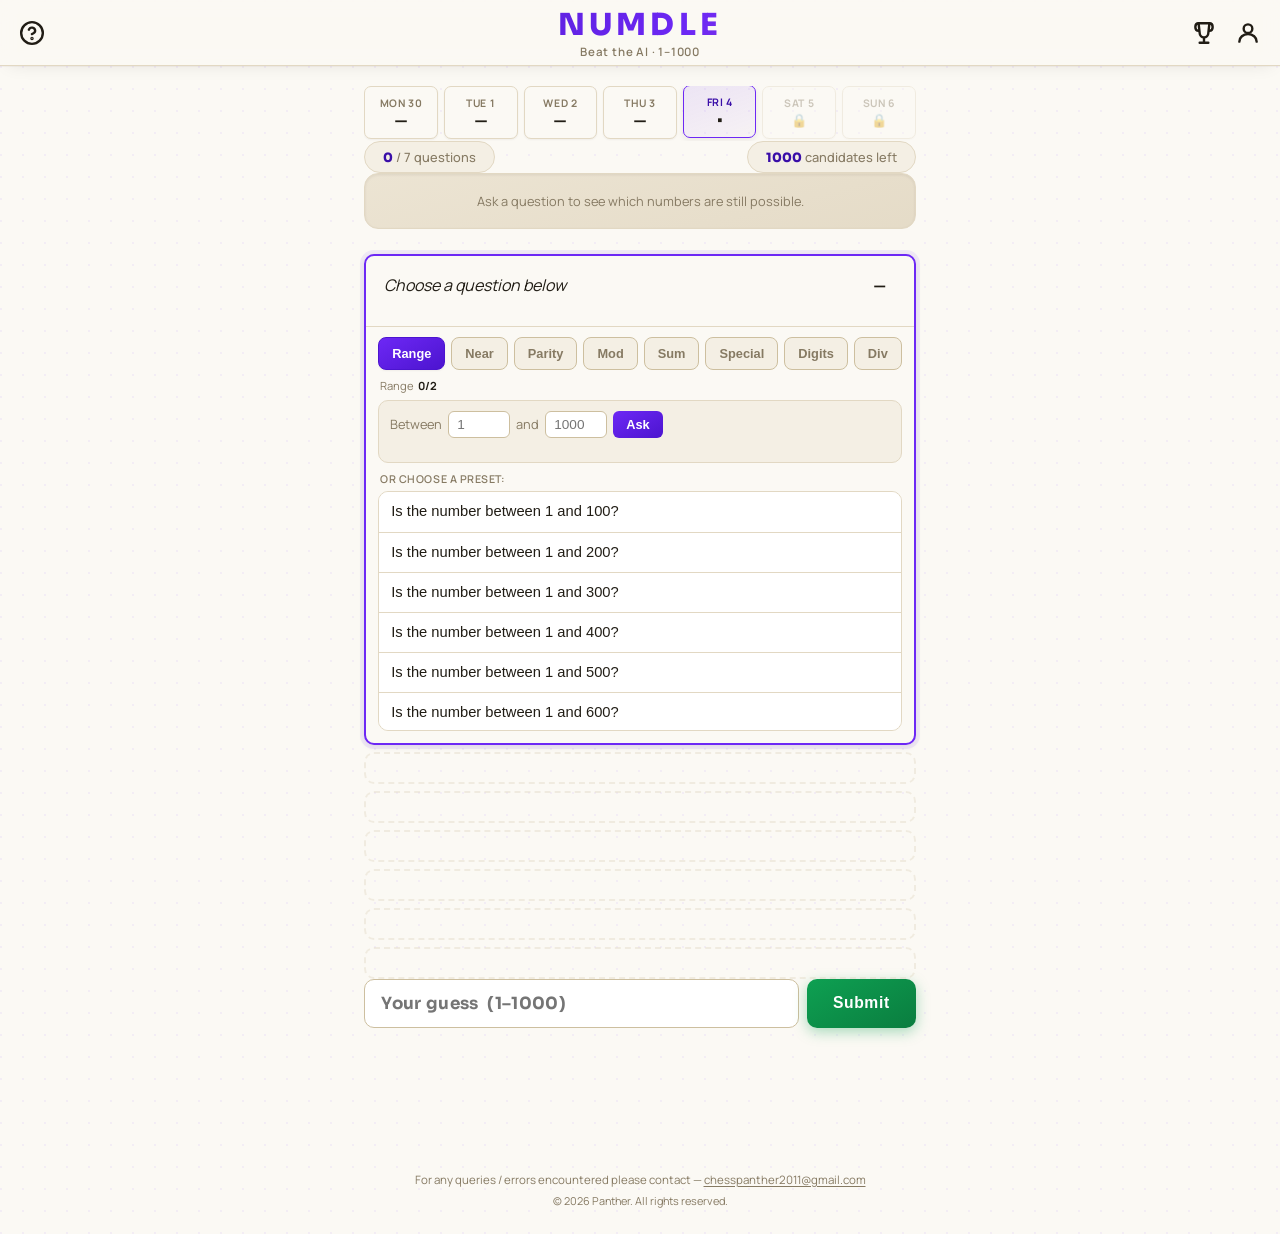
<file: public/index.html>
<!DOCTYPE html>
<html lang="en">
<head>
  <meta charset="UTF-8">
  <meta name="viewport" content="width=device-width, initial-scale=1.0">
  <title>Numdle</title>
  <link rel="preconnect" href="https://fonts.googleapis.com">
  <link rel="preconnect" href="https://fonts.gstatic.com" crossorigin>
  <link href="https://fonts.googleapis.com/css2?family=Sora:wght@700;800;900&family=Manrope:wght@400;500;600;700;800&display=swap" rel="stylesheet">
  <link rel="stylesheet" href="style.css">
  <script async src="https://pagead2.googlesyndication.com/pagead/js/adsbygoogle.js?client=ca-pub-8008891990486334" crossorigin="anonymous"></script>
</head>
<body>

<!-- ── Left sidebar ad (desktop only, initialized after load) ── -->
<div class="sidebar-ad" id="sidebar-ad">
  <ins class="adsbygoogle"
       style="display:inline-block;width:160px;height:600px"
       data-ad-client="ca-pub-8008891990486334"
       data-ad-slot="5535826885"></ins>
</div>

<!-- ── Header ── -->
<header class="hdr">
  <div class="hdr-side hdr-left">
    <button class="icon-btn" id="help-btn" title="How to play">
      <svg viewBox="0 0 24 24" fill="none" stroke="currentColor" stroke-width="2.2" stroke-linecap="round">
        <circle cx="12" cy="12" r="10"/><path d="M9.1 9a3 3 0 0 1 5.82 1c0 2-3 3-3 3"/>
        <circle cx="12" cy="17" r=".5" fill="currentColor"/>
      </svg>
    </button>
  </div>
  <div class="hdr-center">
    <h1>NUMDLE</h1>
    <p class="hdr-sub">Beat the AI · 1–1000</p>
  </div>
  <div class="hdr-side hdr-right">
    <button class="icon-btn" id="leaderboard-btn" title="Leaderboard">
      <svg viewBox="0 0 24 24" fill="none" stroke="currentColor" stroke-width="2.2" stroke-linecap="round" stroke-linejoin="round">
        <path d="M8 21h8M12 17v4"/>
        <path d="M17 3H7l1 9a4 4 0 0 0 8 0l1-9z"/>
        <path d="M17 3c1.5 0 3 .8 3 3.5S18.5 10 17 10"/>
        <path d="M7 3C5.5 3 4 3.8 4 6.5S5.5 10 7 10"/>
      </svg>
    </button>
    <button class="icon-btn" id="account-btn" title="Account">
      <svg viewBox="0 0 24 24" fill="none" stroke="currentColor" stroke-width="2.2" stroke-linecap="round">
        <circle cx="12" cy="8" r="4"/><path d="M4 20c0-4 3.6-7 8-7s8 3 8 7"/>
      </svg>
    </button>
  </div>
</header>

<!-- ── Toasts ── -->
<div id="toast-rack"></div>

<!-- ── Full-screen Leaderboard Page ── -->
<div id="lb-page" style="display:none" aria-label="Leaderboard">
  <div class="lb-page-hdr">
    <button class="lb-back-btn" id="lb-back-btn">
      <svg viewBox="0 0 24 24" fill="none" stroke="currentColor" stroke-width="2.5" stroke-linecap="round" width="18" height="18">
        <path d="M15 18l-6-6 6-6"/>
      </svg>
      Back
    </button>
    <h2>Leaderboard</h2>
  </div>

  <!-- Personal rank card -->
  <div id="lb-my-card" class="lb-my-card" style="display:none">
    <div class="lb-my-top">
      <div class="lb-my-rank">#<span id="my-rank">—</span></div>
      <div>
        <div class="lb-my-name" id="my-display-name">—</div>
        <div class="lb-my-streak" id="my-streak-label"></div>
      </div>
    </div>
    <div class="lb-my-stats">
      <div class="lb-my-stat">
        <span class="lb-my-val" id="my-wins">—</span>
        <small>Wins</small>
      </div>
      <div class="lb-my-stat">
        <span class="lb-my-val" id="my-avg-off">—</span>
        <small>Avg Off by</small>
      </div>
      <div class="lb-my-stat">
        <span class="lb-my-val" id="my-streak">—</span>
        <small>Streak 🔥</small>
      </div>
      <div class="lb-my-stat">
        <span class="lb-my-val" id="my-games">—</span>
        <small>Games</small>
      </div>
    </div>
  </div>

  <!-- Signup card (not logged in) -->
  <div id="lb-signup-card" class="lb-signup-card" style="display:none">
    <p>Sign up to track your rank and win rate</p>
    <button class="btn-signup" id="lb-page-signup-btn">Create Free Account</button>
  </div>

  <!-- This week section -->
  <div class="lb-section">
    <div class="lb-section-hdr">This Week</div>
    <div id="lb-week-grid" class="lb-week-grid"><!-- filled by JS --></div>
  </div>

  <!-- All-time rankings -->
  <div class="lb-section">
    <div class="lb-section-hdr">All-Time Rankings</div>
    <p class="lb-update-note">Updates every 5 minutes</p>
    <div class="lb-rankings-hdr">
      <span>#</span>
      <span>Player</span>
      <span>Wins</span>
      <span>Avg Off by</span>
      <span>Games</span>
    </div>
    <div id="lb-rankings">
      <p class="muted" style="padding:16px 0;text-align:center">Loading…</p>
    </div>
  </div>

  <!-- Leaderboard bottom ad (initialized when leaderboard is shown) -->
  <div class="lb-ad-bottom">
    <ins class="adsbygoogle"
         style="display:block"
         data-ad-client="ca-pub-8008891990486334"
         data-ad-slot="9798505524"
         data-ad-format="auto"
         data-full-width-responsive="true"></ins>
  </div>
</div>

<!-- ── Game ── -->
<main id="app">

  <div id="loading" class="loading-screen">
    <div class="spinner"></div>
    <p>Loading…</p>
  </div>

  <div id="error-screen" class="error-screen" style="display:none">
    <p id="error-text"></p>
    <p class="hint">Run <code>py -3.11 precompute.py --week</code> then restart the server.</p>
  </div>

  <div id="game" style="display:none">

    <!-- Week strip (always visible) -->
    <div class="week-strip" id="week-strip"><!-- filled by JS --></div>

    <!-- ── Active game elements (hidden after game over) ── -->
    <div id="active-game-area">
      <div class="meta-row">
        <div class="status-pill"><span id="qs-used">0</span> / 7 questions</div>
        <div class="status-pill cand-pill"><span id="cands-left">1000</span> candidates left</div>
      </div>
      <div class="candidate-section" id="candidate-section">
        <div id="candidate-grid" class="candidate-grid" style="--grid-side:32"></div>
        <p id="grid-behavior" class="grid-behavior">Grid shows all 1000 candidates. Ask a question to eliminate numbers.</p>
      </div>
      <div class="board" id="board"><!-- filled by JS --></div>
      <div class="input-block" id="guess-card">
        <div class="input-row">
          <input type="number" id="guess-input" class="text-input num-input" min="1" max="1000" placeholder="Your guess  (1–1000)">
          <button class="btn-ask btn-submit" id="guess-btn">Submit</button>
        </div>
        <p class="form-error" id="form-error"></p>
      </div>
    </div>

    <!-- ── Post-game week view (shown after game over) ── -->
    <div id="week-view" style="display:none">
      <div class="wv-header">
        <div class="wv-title">This Week</div>
        <div class="wv-date-range" id="wv-date-range"></div>
      </div>
      <div id="wv-days" class="wv-days"><!-- filled by JS --></div>
      <div class="wv-stats">
        <div class="wv-stat">
          <span class="wv-val" id="wv-wins">0</span>
          <small>Wins</small>
        </div>
        <div class="wv-stat">
          <span class="wv-val" id="wv-losses">0</span>
          <small>Losses</small>
        </div>
        <div class="wv-stat">
          <span class="wv-val" id="wv-rate">0%</span>
          <small>Win rate</small>
        </div>
        <div class="wv-stat">
          <span class="wv-val" id="wv-streak">0</span>
          <small>Streak 🔥</small>
        </div>
      </div>
      <div class="wv-cta">
        <button class="btn-banner-primary" id="wv-results-btn">View Result</button>
        <button class="btn-banner-primary" id="wv-lb-btn" style="background:var(--green)">Leaderboard</button>
        <button class="btn-signup" id="wv-signup-btn" style="display:none">Save Score</button>
      </div>
    </div>

  </div>
</main>

<!-- ════════════════════════════════════════
     MODALS
═════════════════════════════════════════ -->

<!-- Help -->
<div id="help-modal" class="modal-back" hidden>
  <div class="modal" role="dialog" aria-modal="true">
    <div class="modal-hdr">
      <h2>How to Play</h2>
      <button class="modal-x" data-close="help-modal">✕</button>
    </div>
    <div class="modal-body">
      <p>Guess a secret number between <strong>1 and 1000</strong>.</p>
      <ul>
        <li>Ask up to <strong>7 questions</strong> from the MCQ picker.</li>
        <li>Or fill in your own numbers in the custom blanks.</li>
        <li>Then submit your best guess.</li>
        <li>The <strong>AI</strong> also guesses — whoever is closer wins.</li>
        <li>A new number unlocks at midnight every day.</li>
      </ul>
      <div class="rule-row">
        <div class="rule-tile yes">YES</div>
        <p>The number satisfies this property.</p>
      </div>
      <div class="rule-row">
        <div class="rule-tile no">NO</div>
        <p>The number does not have that property.</p>
      </div>
      <div class="rule-row">
        <div class="rule-tile num">3</div>
        <p>The question returned a number (mod, proximity, etc.).</p>
      </div>
      <hr class="rule-sep">
      <p style="font-weight:700;margin-bottom:6px">🏆 Leaderboard Wins</p>
      <p>A <strong>win</strong> is counted when your guess lands within <strong>15</strong> of the secret number (or exactly on it). This applies to both you and the AI — the leaderboard is shared.</p>
      <ul style="margin-top:8px">
        <li>Guess the secret exactly → win ✅</li>
        <li>Guess within 15 (e.g. secret 400, guess 387) → win ✅</li>
        <li>Guess 16 or more away → no win ❌</li>
      </ul>
      <hr class="rule-sep">
      <p class="hint">Sign up (optional) to appear on the leaderboard and track your wins and streak.</p>
    </div>
  </div>
</div>

<!-- Auth (login / signup) -->
<div id="auth-modal" class="modal-back" hidden>
  <div class="modal" role="dialog" aria-modal="true">
    <div class="modal-hdr">
      <h2 id="auth-title">Create Account</h2>
      <button class="modal-x" data-close="auth-modal">✕</button>
    </div>
    <div class="modal-body">
<div class="auth-form">
        <input type="text" id="auth-username" class="text-input" placeholder="Username" autocomplete="username" maxlength="20">
        <input type="password" id="auth-password" class="text-input" placeholder="Password (min 4 chars)" autocomplete="current-password">
        <p class="auth-error" id="auth-error"></p>
        <button class="btn-ask" id="auth-submit">Create Account</button>
        <button class="btn-link" id="auth-toggle">Already have an account? Log in →</button>
      </div>
      <div id="auth-loggedin" style="display:none">
        <p class="auth-welcome">Signed in as <strong id="auth-username-display"></strong></p>
        <div id="chpw-section" style="margin-top:14px">
          <button class="btn-link" id="chpw-toggle">Change password</button>
          <div id="chpw-form" style="display:none;margin-top:10px;display:none">
            <input type="password" id="chpw-old" class="text-input" placeholder="Current password" style="margin-bottom:8px">
            <input type="password" id="chpw-new" class="text-input" placeholder="New password (min 4 chars)">
            <p class="auth-error" id="chpw-error" style="margin-top:6px"></p>
            <button class="btn-ask" id="chpw-submit" style="margin-top:8px;width:100%">Update Password</button>
          </div>
        </div>
        <button class="btn-secondary" id="auth-logout" style="margin-top:12px">Log out</button>
      </div>
    </div>
  </div>
</div>

<!-- Results -->
<div id="results-modal" class="modal-back" hidden>
  <div class="modal modal-results" role="dialog" aria-modal="true">
    <div class="modal-hdr">
      <h2>Today's Result</h2>
      <button class="modal-x" data-close="results-modal">✕</button>
    </div>
    <div class="modal-body">
      <div class="reveal-box">
        <div class="reveal-label">The secret number was</div>
        <div class="reveal-num" id="reveal-num">—</div>
      </div>
      <div class="vs-row">
        <div class="score-card" id="human-card">
          <div class="score-who">You</div>
          <div class="score-num" id="human-guess">—</div>
          <div class="score-dist" id="human-dist"></div>
          <div class="score-badge" id="human-badge"></div>
        </div>
        <div class="vs-label">VS</div>
        <div class="score-card" id="ai-card">
          <div class="score-who">AI</div>
          <div class="score-num" id="ai-guess">—</div>
          <div class="score-dist" id="ai-dist"></div>
          <div class="score-badge" id="ai-badge"></div>
        </div>
      </div>
      <p id="results-msg" class="results-msg"></p>
      <div id="optimal-note" class="optimal-note" style="display:none">
        <span id="optimal-note-text"></span>
      </div>
      <div class="tomorrow-box">
        <div class="tmr-icon">📅</div>
        <div class="tmr-title">Come back tomorrow!</div>
        <div class="tmr-sub">A new number unlocks at midnight. Your streak is counting.</div>
      </div>
      <div id="results-signup" class="results-signup" style="display:none">
        <p>Save your score to the leaderboard</p>
        <small>Free account — tracks your win rate &amp; streak</small>
        <button class="btn-signup" id="results-signup-btn">Create free account</button>
      </div>
      <div class="ai-walk">
        <div class="ai-walk-hdr">AI's reasoning</div>
        <div id="ai-qa-log"></div>
      </div>
      <p class="record-note">This game has been recorded to help improve the AI.</p>
    </div>
  </div>
</div>

<footer class="site-footer">
  <p class="footer-contact">For any queries / errors encountered please contact — <a href="mailto:chesspanther2011@gmail.com">chesspanther2011@gmail.com</a></p>
  <p class="footer-copy">&copy; 2026 Panther. All rights reserved.</p>
</footer>

<script src="game.js"></script>
<script>
  // Initialize sidebar ad after page load (only when visible on desktop)
  window.addEventListener('load', function() {
    var sidebar = document.getElementById('sidebar-ad');
    if (sidebar && window.getComputedStyle(sidebar).display !== 'none') {
      (adsbygoogle = window.adsbygoogle || []).push({});
    }
  });
  // Initialize leaderboard bottom ad the first time the leaderboard is shown
  var _lbAdPushed = false;
  function initLbAd() {
    if (_lbAdPushed) return;
    var ins = document.querySelector('.lb-ad-bottom .adsbygoogle');
    if (ins && ins.offsetWidth > 0) {
      _lbAdPushed = true;
      (adsbygoogle = window.adsbygoogle || []).push({});
    }
  }
</script>
</body>
</html>
</file>
<file: public/style.css>
/* ── Tokens ─────────────────────────────────────────────────── */
:root {
  --bg:        #fbf9f4;
  --surface:   #f4efe4;
  --surface2:  #ece4d3;
  --border:    #e2d8c3;
  --border2:   #cdbf9f;
  --text:      #211d15;
  --muted:     #867a63;
  --green:     #0ea052;
  --green-lt:  #0a7d3f;
  --gold:      #e08a00;
  --gold-lt:   #f5a300;
  --absent:    #9a9078;
  --accent:    #6d28f5;
  --accent2:   #4c14cf;
  --accent-ink:#3a0ea8;
  --accent-glow: rgba(109,40,245,.35);
  --red:       #e8294a;
  --r:         10px;
  --r-sm:      7px;
  --shadow-xs: 0 1px 2px rgba(33,24,9,.05);
  --shadow-sm: 0 2px 6px rgba(33,24,9,.08);
  --shadow-md: 0 8px 24px rgba(33,24,9,.10);
  --shadow-lg: 0 20px 54px rgba(33,24,9,.18);
  --font-display: 'Sora', 'Clear Sans', sans-serif;
  --font-body: 'Manrope', 'Helvetica Neue', Arial, sans-serif;
}

*, *::before, *::after { box-sizing: border-box; margin: 0; padding: 0; }
html { height: 100%; overflow-x: hidden; }
body {
  background: var(--bg); color: var(--text);
  font-family: var(--font-body);
  min-height: 100%; display: flex; flex-direction: column; align-items: center;
  overflow-x: hidden; width: 100%;
  background-image:
    radial-gradient(circle at 1px 1px, rgba(109,40,245,.055) 1px, transparent 0);
  background-size: 22px 22px;
}
:focus-visible {
  outline: 2.5px solid var(--accent);
  outline-offset: 2px;
  border-radius: 4px;
}

/* ── Header ── */
.hdr {
  width: 100%; border-bottom: 1.5px solid var(--border);
  display: flex; align-items: center; justify-content: space-between;
  padding: 0 12px; height: 58px; position: sticky; top: 0; z-index: 50;
  background: rgba(251,249,244,.92); backdrop-filter: blur(10px) saturate(1.1);
  box-shadow: 0 1px 0 rgba(33,24,9,.03), 0 6px 18px -8px rgba(33,24,9,.1);
}
.hdr-center { text-align: center; flex: 1; }
.hdr-center h1 {
  font-family: var(--font-display);
  font-size: 1.55rem; font-weight: 900; letter-spacing: .14em;
  background: linear-gradient(120deg, var(--accent-ink) 0%, var(--accent) 55%, var(--gold-lt) 120%);
  -webkit-background-clip: text; background-clip: text; color: transparent;
}
.hdr-sub  { font-size: .65rem; color: var(--muted); letter-spacing: .07em; font-weight: 600; }
.hdr-side { display: flex; align-items: center; gap: 4px; width: 80px; }
.hdr-right { justify-content: flex-end; }

.icon-btn {
  background: none; border: none; color: var(--text); cursor: pointer;
  padding: 7px; border-radius: 8px; display: flex; align-items: center;
  transition: background .15s ease, color .15s ease, transform .12s ease;
}
.icon-btn:hover { background: var(--surface2); color: var(--accent-ink); transform: translateY(-1px); }
.icon-btn:active { transform: translateY(0) scale(.94); }
.icon-btn svg { width: 22px; height: 22px; }

/* ── Toasts ── */
#toast-rack {
  position: fixed; top: 68px; left: 50%; transform: translateX(-50%);
  display: flex; flex-direction: column; align-items: center; gap: 8px;
  z-index: 200; pointer-events: none;
}
.toast {
  background: var(--text); color: #fff;
  font-size: .85rem; font-weight: 700;
  padding: 10px 18px; border-radius: 10px;
  box-shadow: var(--shadow-md);
  animation: toastIn .22s cubic-bezier(.16,1,.3,1), toastOut .3s ease 2s forwards;
}
.toast.error { background: var(--red); color: #fff; }
@keyframes toastIn  { from { opacity:0; transform:translateY(-10px) scale(.97) } to { opacity:1; transform:none } }
@keyframes toastOut { from { opacity:1 } to { opacity:0; transform:translateY(-4px) } }

/* ── Loading / error ── */
#app {
  width: 100%; max-width: 500px; padding: 14px 12px 60px;
  display: flex; flex-direction: column; align-items: center; gap: 16px;
}
.loading-screen {
  display: flex; flex-direction: column; align-items: center;
  gap: 14px; padding: 60px 20px; color: var(--muted);
}
.spinner {
  width: 32px; height: 32px; border: 3px solid var(--border);
  border-top-color: var(--accent); border-radius: 50%;
  animation: spin .8s linear infinite;
}
@keyframes spin { to { transform: rotate(360deg); } }
.error-screen { padding: 40px 20px; text-align: center; color: var(--red); }
.error-screen code {
  background: var(--surface2); padding: 2px 6px; border-radius: 4px;
  font-size: .85rem; color: var(--accent);
}
.hint { color: var(--muted); font-size: .8rem; font-style: italic; margin-top: 8px; }

/* ── Week strip ── */
.week-strip {
  display: flex; gap: 6px; width: 100%; overflow-x: auto;
  padding-bottom: 2px; scrollbar-width: none;
}
.week-strip::-webkit-scrollbar { display: none; }
.day-pill {
  flex: 1; min-width: 46px; display: flex; flex-direction: column;
  align-items: center; gap: 2px; padding: 7px 4px;
  border: 1.5px solid var(--border); border-radius: var(--r-sm);
  font-size: .62rem; color: var(--muted); cursor: default;
  background: var(--bg); transition: border-color .2s, transform .15s;
  box-shadow: var(--shadow-xs);
}
.day-pill .dp-name  { font-weight: 700; font-size: .58rem; text-transform: uppercase; letter-spacing: .06em; }
.day-pill .dp-score { font-family: var(--font-display); font-size: .74rem; font-weight: 800; color: var(--text); }
.day-pill.dp-today  { border-color: var(--accent); background: linear-gradient(160deg, rgba(109,40,245,.1), rgba(109,40,245,.03)); transform: translateY(-1px); box-shadow: var(--shadow-sm); }
.day-pill.dp-today .dp-name { color: var(--accent-ink); }
.day-pill.dp-past   { border-color: var(--border); }
.day-pill.dp-future { opacity: .4; }

/* ── Meta row: status + candidates ── */
.meta-row {
  display: flex; justify-content: space-between; align-items: center;
  width: 100%; gap: 8px;
}
.status-pill {
  font-size: .72rem; color: var(--muted); font-weight: 500;
  border: 1.5px solid var(--border); border-radius: 20px;
  padding: 5px 14px; background: var(--surface);
}
.status-pill #qs-used,
.status-pill #cands-left { font-family: var(--font-display); font-weight: 800; color: var(--accent-ink); }
.cand-pill { margin-left: auto; }

/* ── Candidate grid ── */
.candidate-section { width: 100%; display: flex; flex-direction: column; gap: 7px; }

.candidate-grid {
  display: flex;
  flex-wrap: wrap;
  gap: 5px;
  padding: 12px;
  min-height: 52px;
  max-height: 220px;
  overflow-y: auto;
  overflow-x: hidden;
  scrollbar-width: none;
  border-radius: 14px;
  border: 1.5px solid var(--border);
  background: linear-gradient(165deg, var(--surface2) 0%, var(--border) 140%);
  box-shadow: inset 0 1px 3px rgba(33,24,9,.08);
}
.candidate-grid::-webkit-scrollbar { display: none; }

.candidate-chip {
  display: inline-flex;
  align-items: center;
  justify-content: center;
  min-width: 34px;
  padding: 3px 7px;
  border-radius: 7px;
  background: linear-gradient(160deg, var(--accent) 0%, var(--accent2) 100%);
  color: #fff;
  font-family: var(--font-display);
  font-size: .75rem;
  font-weight: 700;
  font-variant-numeric: tabular-nums;
  letter-spacing: -.01em;
  line-height: 1;
  box-shadow: 0 1px 2px rgba(45,26,143,.3);
}

.cand-placeholder {
  width: 100%;
  text-align: center;
  color: var(--muted);
  font-size: .8rem;
  align-self: center;
  padding: 6px 0;
}

.grid-behavior {
  font-size: .68rem; color: var(--muted); line-height: 1.45;
  min-height: 1.45em; margin: 0;
}

/* ── Question board ── */
.board { display: flex; flex-direction: column; gap: 7px; width: 100%; }

.q-row {
  display: flex; align-items: center; justify-content: space-between;
  gap: 10px; border: 2px solid var(--border); border-radius: var(--r);
  padding: 11px 14px; min-height: 52px; transition: border-color .2s, box-shadow .2s;
  background: var(--bg); box-shadow: var(--shadow-xs);
}
.q-row.q-row--empty { border-style: dashed; opacity: .4; padding: 0; min-height: 32px; background: transparent; box-shadow: none; }
.q-row.q-row--active {
  border-color: var(--accent); border-style: solid;
  flex-direction: column; align-items: stretch;
  padding: 0; min-height: unset; background: var(--bg);
  box-shadow: 0 0 0 4px rgba(109,40,245,.08), var(--shadow-sm);
}

/* Header inside active row */
.slot-hdr {
  display: flex; align-items: center; justify-content: space-between;
  gap: 10px; padding: 11px 14px; min-height: 52px;
}
.q-placeholder { color: var(--muted); font-style: italic; }

/* ── MCQ Picker ── */
.picker {
  padding: 10px 12px 12px;
  border-top: 1px solid var(--border);
}
.type-tabs {
  display: flex; gap: 6px; overflow-x: auto; padding: 0 0 8px;
  scrollbar-width: none;
}
.type-tabs::-webkit-scrollbar { display: none; }
.type-tab {
  flex: 0 0 auto; min-height: 29px; padding: 0 10px;
  border: 1.5px solid var(--border2); border-radius: 8px;
  color: var(--muted); background: var(--surface);
  font-size: .73rem; font-weight: 600; cursor: pointer;
  transition: background .12s, color .12s, border-color .12s, transform .1s;
  white-space: nowrap;
}
.type-tab:hover { background: var(--surface2); color: var(--text); transform: translateY(-1px); }
.type-tab.selected { color: #fff; background: linear-gradient(150deg, var(--accent), var(--accent2)); border-color: var(--accent2); box-shadow: var(--shadow-xs); }

.picker-meta {
  display: flex; align-items: center; justify-content: space-between;
  font-size: .7rem; color: var(--muted); padding: 0 2px 7px; gap: 10px;
}
.picker-meta strong { color: var(--text); }
.no-mod { color: var(--gold); font-weight: 700; font-size: .68rem; }

/* Custom fill-in-the-blank form */
.custom-q {
  background: var(--surface); border: 1.5px solid var(--border);
  border-radius: 10px; padding: 10px 11px 9px; margin-bottom: 9px;
}
.custom-row {
  display: flex; flex-wrap: wrap; align-items: center; gap: 5px 6px;
}
.custom-sep {
  font-size: .8rem; color: var(--muted); white-space: nowrap;
}
.custom-sep.no-mod { color: var(--gold); font-weight: 700; font-size: .72rem; }
.custom-in {
  width: 68px; background: #fff; border: 1.5px solid var(--border2);
  border-radius: 6px; color: var(--text); font-size: .85rem;
  padding: 5px 8px; outline: none; transition: border-color .15s, box-shadow .15s;
  -moz-appearance: textfield;
}
.custom-in::-webkit-outer-spin-button,
.custom-in::-webkit-inner-spin-button { -webkit-appearance: none; margin: 0; }
.custom-in:focus { border-color: var(--accent); box-shadow: 0 0 0 3px rgba(109,40,245,.15); }
.custom-ask-btn {
  background: linear-gradient(150deg, var(--accent), var(--accent2)); color: #fff; border: none;
  border-radius: 6px; padding: 6px 13px; font-size: .8rem;
  font-weight: 700; cursor: pointer; white-space: nowrap;
  transition: filter .12s, transform .1s;
}
.custom-ask-btn:hover:not(:disabled) { filter: brightness(1.08); }
.custom-ask-btn:active:not(:disabled) { transform: scale(.96); }
.custom-ask-btn:disabled { background: var(--surface2); color: var(--muted); cursor: not-allowed; }
.custom-err {
  font-size: .7rem; color: var(--red); min-height: 1em;
  margin: 4px 0 0; line-height: 1.3;
}
.preset-divider {
  font-size: .67rem; color: var(--muted); letter-spacing: .05em;
  text-transform: uppercase; padding: 0 2px 5px; font-weight: 600;
}

/* Preset question list */
.question-list {
  max-height: 200px; overflow-y: auto;
  border: 1.5px solid var(--border); border-radius: 10px;
  background: #fff;
  scrollbar-width: thin; scrollbar-color: var(--border) transparent;
}
.q-item {
  display: flex; align-items: center; justify-content: space-between;
  gap: 10px; width: 100%; min-height: 36px; padding: 8px 10px;
  color: var(--text); background: transparent;
  border: none; text-align: left; cursor: pointer;
  transition: background .1s;
}
.q-item + .q-item { border-top: 1px solid var(--border); }
.q-item:hover:not(:disabled) { background: var(--surface); }
.q-item:disabled { color: var(--muted); cursor: not-allowed; background: var(--surface); }
.q-item-text { font-size: .83rem; flex: 1; line-height: 1.3; }
.q-item-tag {
  font-size: .62rem; font-weight: 700; color: var(--muted);
  border: 1px solid var(--border); border-radius: 5px;
  padding: 1px 5px; white-space: nowrap; flex-shrink: 0;
  font-style: normal;
}

/* Row color states */
.q-row--yes { border-color: var(--green);  background: rgba(21,128,61,.07);  }
.q-row--no  { border-color: var(--absent); background: rgba(154,144,120,.1); }
.q-row--num { border-color: var(--gold);   background: rgba(168,101,14,.07); }

.q-text { font-size: .88rem; flex: 1; line-height: 1.4; color: var(--text); }
.q-ans {
  font-family: var(--font-display);
  font-size: .78rem; font-weight: 800; letter-spacing: .06em;
  padding: 3px 10px; border-radius: 6px; white-space: nowrap; flex-shrink: 0;
}
.q-row--yes .q-ans { background: var(--green);  color: #fff; }
.q-row--no  .q-ans { background: var(--absent); color: #fff; }
.q-row--num .q-ans { background: var(--gold);   color: #fff; }

/* ── Game-over banner ── */
.game-over-banner {
  width: 100%; border-radius: 16px;
  background: linear-gradient(145deg, #f1ecff 0%, #fdfbf5 70%);
  border: 1.5px solid var(--accent);
  padding: 20px 22px; text-align: center;
  display: flex; flex-direction: column; align-items: center; gap: 11px;
  box-shadow: var(--shadow-md);
}
.game-over-banner h2 {
  font-family: var(--font-display);
  font-size: 1.1rem; font-weight: 800; color: var(--text);
  letter-spacing: .02em;
}
.game-over-banner p  { font-size: .84rem; color: var(--muted); line-height: 1.5; }
.game-over-banner .banner-date {
  font-size: .72rem; font-weight: 700; color: var(--accent-ink);
  background: rgba(109,40,245,.1); padding: 3px 12px; border-radius: 20px;
}
.banner-btns { display: flex; gap: 8px; flex-wrap: wrap; justify-content: center; }
.btn-banner-primary {
  background: linear-gradient(150deg, var(--accent), var(--accent2)); color: #fff; border: none;
  border-radius: var(--r); padding: 11px 20px; font-size: .85rem;
  font-weight: 700; cursor: pointer; transition: filter .15s, transform .1s;
  box-shadow: 0 4px 14px var(--accent-glow);
}
.btn-banner-primary:hover { filter: brightness(1.07); transform: translateY(-1px); }
.btn-banner-primary:active { transform: translateY(0) scale(.98); }
.btn-banner-secondary {
  background: var(--surface2); color: var(--text); border: 1.5px solid var(--border2);
  border-radius: var(--r); padding: 10px 18px; font-size: .85rem; font-weight: 600;
  cursor: pointer; transition: background .15s, border-color .15s;
}
.btn-banner-secondary:hover { background: var(--surface); border-color: var(--accent); }

/* ── Guess input block ── */
.input-block { width: 100%; display: flex; flex-direction: column; gap: 8px; }
.input-row { display: flex; gap: 8px; }

.text-input {
  flex: 1; background: #fff; border: 1.5px solid var(--border2);
  border-radius: var(--r); color: var(--text); font-size: .95rem;
  padding: 12px 14px; outline: none; transition: border-color .2s, box-shadow .2s;
  font-family: var(--font-body);
}
.text-input:focus { border-color: var(--accent); box-shadow: 0 0 0 4px rgba(109,40,245,.12); }
.text-input:disabled { opacity: .45; cursor: not-allowed; background: var(--surface2); }
.num-input { font-family: var(--font-display); font-weight: 700; font-size: 1.05rem; letter-spacing: .02em; }

.btn-ask {
  background: linear-gradient(150deg, var(--accent), var(--accent2)); color: #fff; border: none;
  border-radius: var(--r); padding: 12px 22px; font-size: .9rem;
  font-weight: 700; cursor: pointer; letter-spacing: .04em;
  transition: filter .15s, transform .1s; white-space: nowrap; flex-shrink: 0;
  box-shadow: 0 4px 14px var(--accent-glow);
}
.btn-ask:hover    { filter: brightness(1.07); transform: translateY(-1px); }
.btn-ask:active   { transform: translateY(0) scale(.98); }
.btn-ask:disabled { background: var(--surface2); color: var(--muted); cursor: not-allowed; box-shadow: none; transform: none; }
.btn-submit { background: linear-gradient(150deg, var(--green), var(--green-lt)); box-shadow: 0 4px 14px rgba(14,160,82,.35); }

.form-error { color: var(--red); font-size: .8rem; min-height: 16px; }

/* ════════════════════════════════════════
   MODALS
════════════════════════════════════════ */
.modal-back {
  position: fixed; inset: 0; z-index: 100;
  background: rgba(20,14,5,.5); backdrop-filter: blur(4px);
  display: flex; align-items: center; justify-content: center;
  padding: 16px;
  animation: fadeIn .18s ease;
}
.modal-back[hidden] { display: none; }
@keyframes fadeIn { from { opacity:0 } to { opacity:1 } }

.modal {
  background: #fff; border: 1px solid var(--border);
  border-radius: 16px; width: 100%; max-width: 440px;
  max-height: 90vh; overflow-y: auto;
  box-shadow: var(--shadow-lg);
  animation: slideUp .22s cubic-bezier(.16,1,.3,1);
}
.modal-wide    { max-width: 540px; }
.modal-results { max-width: 480px; }
@keyframes slideUp { from { transform:translateY(22px) scale(.98); opacity:0 } to { transform:none; opacity:1 } }

.modal-hdr {
  display: flex; align-items: center; justify-content: center;
  position: relative; padding: 18px 20px 13px;
  border-bottom: 1px solid var(--border);
}
.modal-hdr h2 {
  font-family: var(--font-display);
  font-size: 1rem; letter-spacing: .13em; text-transform: uppercase; color: var(--text);
}
.modal-x {
  position: absolute; right: 12px; top: 50%; transform: translateY(-50%);
  background: none; border: none; color: var(--muted); font-size: 1.1rem;
  cursor: pointer; padding: 5px 7px; border-radius: 6px; transition: color .15s, background .15s;
}
.modal-x:hover { color: var(--text); background: var(--surface2); }

.modal-body { padding: 18px 20px 22px; display: flex; flex-direction: column; gap: 15px; }
.modal-body p, .modal-body ul { font-size: .88rem; color: var(--muted); line-height: 1.6; }
.modal-body ul { padding-left: 18px; }
.modal-body strong { color: var(--text); }

/* Help rule tiles */
.rule-row { display: flex; align-items: center; gap: 12px; }
.rule-tile {
  min-width: 54px; height: 42px; display: flex; align-items: center;
  justify-content: center; font-weight: 800; font-size: .82rem;
  border-radius: var(--r-sm); flex-shrink: 0; font-family: var(--font-display);
}
.rule-tile.yes { background: var(--green);  color: #fff; }
.rule-tile.no  { background: var(--absent); color: #fff; }
.rule-tile.num { background: var(--gold);   color: #fff; }
.rule-sep { border: none; border-top: 1px solid var(--border); margin: 4px 0; }

/* ── Leaderboard modal ── */
.section-label {
  font-size: .68rem; text-transform: uppercase; letter-spacing: .12em; color: var(--muted); font-weight: 700;
}
.table-wrap { overflow-x: auto; }
.weekly-table { width: 100%; border-collapse: collapse; font-size: .82rem; }
.weekly-table th {
  text-align: left; color: var(--muted); font-size: .63rem;
  text-transform: uppercase; letter-spacing: .1em;
  padding: 6px 8px 8px; border-bottom: 1px solid var(--border);
}
.weekly-table td { padding: 8px; border-bottom: 1px solid var(--border); color: var(--text); }
.weekly-table tr:last-child td { border-bottom: none; }
.today-row td { background: rgba(109,40,245,.05); font-weight: 600; }
.play-link { color: var(--accent-ink); text-decoration: none; font-weight: 700; }
.dist-badge { color: var(--green); font-weight: 700; }

.lb-table { width: 100%; border-collapse: collapse; font-size: .84rem; }
.lb-table th {
  text-align: left; color: var(--muted); font-size: .63rem;
  text-transform: uppercase; letter-spacing: .1em;
  padding: 5px 8px 8px; border-bottom: 1px solid var(--border);
}
.lb-table td { padding: 9px 8px; border-bottom: 1px solid var(--border); color: var(--text); }
.lb-table tr:last-child td { border-bottom: none; }
.lb-me td { background: rgba(109,40,245,.06); }
.lb-rank   { font-weight: 800; color: var(--muted); font-size: .8rem; }
.lb-gold   { color: #c2900f; }
.lb-silver { color: #8c8370; }
.lb-bronze { color: #a0652b; }
.lb-cta    { text-align: center; }

/* ── Auth modal ── */
.auth-form { display: flex; flex-direction: column; gap: 10px; }
.auth-error { color: var(--red); font-size: .8rem; min-height: 14px; }
.auth-welcome { font-size: .9rem; color: var(--muted); }
.auth-welcome strong { color: var(--text); }
.btn-secondary {
  background: var(--surface2); color: var(--text); border: 1.5px solid var(--border2);
  border-radius: var(--r); padding: 10px 18px; font-size: .85rem; font-weight: 600;
  cursor: pointer; transition: background .15s;
}
.btn-secondary:hover { background: var(--border); }
.btn-link {
  background: none; border: none; color: var(--accent-ink);
  font-size: .8rem; cursor: pointer; padding: 4px 0; text-align: center; font-weight: 600;
}
.btn-link:hover { text-decoration: underline; }

/* ── Results modal ── */
.reveal-box {
  text-align: center; padding: 20px;
  background: linear-gradient(150deg, #f1ecff 0%, #fdfbf5 80%);
  border: 1.5px solid rgba(109,40,245,.22);
  border-radius: 14px;
}
.reveal-label { font-size: .65rem; text-transform: uppercase; letter-spacing: .14em; color: var(--muted); font-weight: 700; }
.reveal-num {
  font-family: var(--font-display);
  font-size: 3.4rem; font-weight: 900; margin-top: 4px;
  background: linear-gradient(120deg, var(--accent-ink), var(--accent));
  -webkit-background-clip: text; background-clip: text; color: transparent;
}
.vs-row { display: flex; align-items: stretch; gap: 0; }
.vs-label {
  display: flex; align-items: center; padding: 0 10px;
  font-family: var(--font-display);
  font-size: .72rem; font-weight: 900; color: var(--muted);
}
.score-card {
  flex: 1; border: 2px solid var(--border); border-radius: 12px;
  padding: 15px 10px; display: flex; flex-direction: column;
  align-items: center; gap: 4px; background: #fff;
  transition: border-color .3s, background .3s;
}
.score-card.winner { border-color: var(--gold-lt); background: rgba(168,101,14,.05); box-shadow: var(--shadow-sm); }
.score-card.loser  { opacity: .5; }
.score-card.tie    { border-color: var(--accent); background: rgba(109,40,245,.04); }
.score-who  { font-size: .62rem; text-transform: uppercase; letter-spacing: .14em; color: var(--muted); font-weight: 700; }
.score-num  { font-family: var(--font-display); font-size: 2rem; font-weight: 800; color: var(--text); }
.score-dist { font-size: .75rem; color: var(--muted); }
.score-badge{ font-size: .8rem; font-weight: 700; color: var(--text); }
.results-msg { text-align: center; font-size: .9rem; color: var(--muted); line-height: 1.5; }
.win-txt { color: var(--green); font-weight: 700; font-size: 1rem; }

/* Tomorrow box (in results modal) */
.tomorrow-box {
  background: linear-gradient(150deg, #fdf3e3 0%, #fff 85%);
  border: 1.5px solid var(--gold-lt); border-radius: var(--r);
  padding: 15px 16px; text-align: center; display: flex;
  flex-direction: column; align-items: center; gap: 8px;
}
.tomorrow-box .tmr-icon { font-size: 1.6rem; }
.tomorrow-box .tmr-title {
  font-family: var(--font-display);
  font-weight: 800; font-size: .95rem; color: var(--text);
}
.tomorrow-box .tmr-sub { font-size: .8rem; color: var(--muted); }

/* Sign-up CTA (in results modal) */
.results-signup {
  background: rgba(109,40,245,.06); border: 1.5px dashed var(--accent);
  border-radius: var(--r); padding: 15px 16px; text-align: center;
  display: flex; flex-direction: column; align-items: center; gap: 8px;
}
.results-signup p { font-size: .84rem; color: var(--text); font-weight: 600; }
.results-signup small { font-size: .75rem; color: var(--muted); }
.btn-signup {
  background: linear-gradient(150deg, var(--accent), var(--accent2)); color: #fff; border: none;
  border-radius: var(--r); padding: 11px 24px; font-size: .88rem;
  font-weight: 700; cursor: pointer; transition: filter .15s, transform .1s;
  box-shadow: 0 4px 14px var(--accent-glow);
}
.btn-signup:hover { filter: brightness(1.07); transform: translateY(-1px); }

.unique-note {
  background: rgba(21,128,61,.07); border: 1px solid rgba(21,128,61,.3);
  border-radius: var(--r); padding: 10px 14px; font-size: .82rem;
  color: var(--green);
}
.ai-walk { background: var(--surface); border: 1.5px solid var(--border); border-radius: var(--r); padding: 13px; }
.ai-walk-hdr { font-size: .68rem; text-transform: uppercase; letter-spacing: .12em; color: var(--muted); margin-bottom: 8px; font-weight: 700; }
.ai-qa-row {
  display: flex; justify-content: space-between; gap: 10px;
  font-size: .78rem; padding: 5px 0; border-bottom: 1px solid var(--border);
}
.ai-qa-row:last-child { border-bottom: none; }
.ai-qa-q { color: var(--muted); flex: 1; }
.ai-qa-a { font-weight: 700; color: var(--green); white-space: nowrap; }
.record-note {
  text-align: center; font-size: .75rem; color: var(--muted);
  border-top: 1px solid var(--border); padding-top: 12px; line-height: 1.6;
}

/* ── Misc ── */
.muted    { color: var(--muted); }
.muted-sm { color: var(--muted); font-size: .78rem; }
.today-tag {
  font-size: .52rem; background: var(--accent2); color: #fff;
  padding: 1px 5px; border-radius: 4px; vertical-align: middle; font-weight: 700;
}

/* ════════════════════════════════════════
   FULL-SCREEN LEADERBOARD PAGE
════════════════════════════════════════ */
#lb-page {
  position: fixed; inset: 0; z-index: 90;
  background: var(--bg); overflow-y: auto; overflow-x: hidden;
  display: flex; flex-direction: column; width: 100%;
}
.lb-page-hdr {
  position: sticky; top: 0; z-index: 10;
  background: rgba(251,249,244,.94); backdrop-filter: blur(10px);
  border-bottom: 1.5px solid var(--border);
  display: flex; align-items: center; justify-content: flex-start; gap: 12px;
  padding: 0 16px; height: 58px; box-shadow: 0 6px 18px -8px rgba(33,24,9,.1);
}
.lb-page-hdr h2 {
  font-family: var(--font-display);
  font-size: 1rem; letter-spacing: .12em; text-transform: uppercase; color: var(--text);
}
.lb-back-btn {
  display: flex; align-items: center; gap: 5px;
  background: none; border: none; color: var(--accent-ink); font-size: .85rem;
  font-weight: 700; cursor: pointer; padding: 6px 0;
  border-right: 1.5px solid var(--border); padding-right: 14px; margin-right: 2px;
  white-space: nowrap; flex-shrink: 0; transition: opacity .15s;
}
.lb-back-btn:hover { opacity: .7; }

.lb-my-card {
  margin: 16px; border-radius: 16px;
  background: linear-gradient(150deg, #f1ecff 0%, #fdfbf5 85%);
  border: 1.5px solid rgba(109,40,245,.25); padding: 18px 20px;
  box-shadow: var(--shadow-sm);
}
.lb-my-top {
  display: flex; align-items: center; gap: 14px; margin-bottom: 14px;
}
.lb-my-rank {
  font-family: var(--font-display);
  font-size: 2.1rem; font-weight: 900; color: var(--accent-ink);
  line-height: 1; flex-shrink: 0;
}
.lb-my-name { font-size: 1rem; font-weight: 800; color: var(--text); }
.lb-my-streak { font-size: .78rem; color: var(--gold); font-weight: 700; margin-top: 2px; }
.lb-my-stats { display: grid; grid-template-columns: repeat(4, 1fr); gap: 8px; }
.lb-my-stat {
  display: flex; flex-direction: column; align-items: center; gap: 2px;
  background: rgba(255,255,255,.75); border-radius: 10px; padding: 9px 4px;
  box-shadow: var(--shadow-xs);
}
.lb-my-val { font-family: var(--font-display); font-size: 1.1rem; font-weight: 800; color: var(--text); }
.lb-my-stat small { font-size: .62rem; color: var(--muted); text-transform: uppercase; letter-spacing: .06em; }

.lb-signup-card {
  margin: 16px; background: rgba(109,40,245,.06);
  border: 1.5px dashed var(--accent); border-radius: 16px;
  padding: 22px; text-align: center; display: flex;
  flex-direction: column; align-items: center; gap: 10px;
}
.lb-signup-card p { font-size: .9rem; font-weight: 600; color: var(--text); }

.lb-section { padding: 0 16px 22px; }
.lb-section-hdr {
  display: flex; align-items: center; justify-content: space-between;
  font-size: .72rem; font-weight: 700; text-transform: uppercase;
  letter-spacing: .1em; color: var(--muted); padding: 8px 0 10px;
  border-bottom: 1.5px solid var(--border); margin-bottom: 10px;
}
.lb-opt-tooltip {
  font-size: .62rem; background: var(--surface2); padding: 2px 7px;
  border-radius: 10px; color: var(--muted); cursor: help; font-weight: 600;
  letter-spacing: 0;
}

/* Week grid inside leaderboard */
.lb-week-grid {
  display: grid; grid-template-columns: repeat(7, 1fr); gap: 6px;
}
.lb-day-card {
  display: flex; flex-direction: column; align-items: center; gap: 4px;
  border: 1.5px solid var(--border); border-radius: 10px; padding: 11px 4px;
  background: var(--surface); min-height: 86px; justify-content: center;
  transition: transform .15s;
}
.lb-day-card.lbd-today { border-color: var(--accent); background: rgba(109,40,245,.05); }
.lb-day-card.lbd-future { opacity: .35; }
.lb-day-card.lbd-win   { border-color: var(--green); background: rgba(21,128,61,.06); }
.lb-day-card.lbd-loss  { border-color: var(--absent); }
.lb-day-name { font-size: .68rem; font-weight: 700; text-transform: uppercase; color: var(--muted); }
.lb-day-num  { font-family: var(--font-display); font-size: .88rem; font-weight: 800; color: var(--text); }
.lb-day-icon { font-size: 1.45rem; }
.lb-day-dist { font-size: .68rem; color: var(--muted); }
.lb-day-secret {
  font-size: .7rem; color: var(--accent-ink); font-weight: 700;
  background: rgba(109,40,245,.08); padding: 1px 5px; border-radius: 4px;
}
.lb-day-secret--hidden {
  color: var(--muted); background: var(--surface2); font-weight: 600; letter-spacing: .05em;
}

/* Month calendar secret / hidden */
.wv-day-secret {
  font-size: .62rem; color: var(--accent-ink); font-weight: 700;
  background: rgba(109,40,245,.08); padding: 1px 4px; border-radius: 4px;
}
.wv-day-secret--hidden {
  color: var(--muted); background: var(--surface2); font-weight: 600;
}

/* Rankings list */
.lb-rankings-hdr {
  display: grid; grid-template-columns: 32px 1fr 42px 54px 42px;
  gap: 6px; padding: 0 12px 6px;
  font-size: .6rem; color: var(--muted); text-transform: uppercase;
  letter-spacing: .08em; font-weight: 700;
}
.lb-row {
  display: grid; grid-template-columns: 32px 1fr 42px 54px 42px;
  gap: 6px; align-items: center; padding: 12px;
  border-bottom: 1px solid var(--border); font-size: .84rem;
  transition: background .12s;
}
.lb-row:last-child { border-bottom: none; }
.lb-row.lb-row-me  { background: rgba(109,40,245,.06); border-radius: 10px; }
.lb-row.lb-row-ai  { background: rgba(168,101,14,.04); }
.lb-row-rank  { font-family: var(--font-display); font-weight: 800; color: var(--muted); font-size: .78rem; }
.lb-row-name  { font-weight: 600; color: var(--text); overflow: hidden; text-overflow: ellipsis; white-space: nowrap; }
.lb-row-wins  { font-weight: 700; color: var(--green); text-align: center; }
.lb-row-dist  { font-weight: 600; color: var(--muted); text-align: center; font-size: .8rem; }
.lb-row-games { font-size: .78rem; color: var(--muted); text-align: center; }
.lb-rank-1 { color: #b5860d !important; }
.lb-rank-2 { color: #8c8370 !important; }
.lb-rank-3 { color: #a0652b !important; }

/* ════════════════════════════════════════
   POST-GAME WEEK VIEW
════════════════════════════════════════ */
#week-view {
  display: flex; flex-direction: column; gap: 16px;
  width: 100%; animation: fadeIn .3s ease;
}
.wv-header { display: flex; flex-direction: column; gap: 3px; }
.wv-title  { font-family: var(--font-display); font-size: 1.15rem; font-weight: 800; color: var(--text); }
.wv-date-range { font-size: .72rem; color: var(--muted); }

/* Day-of-week labels across the top of the month grid */
.wv-dow-hdr {
  display: flex; align-items: center; justify-content: center;
  font-size: .58rem; font-weight: 700; text-transform: uppercase;
  color: var(--muted); padding: 2px 0 5px;
}
/* Empty lead cells for the month grid (before the 1st) */
.wv-empty { background: transparent; border: none; }

.wv-days {
  display: grid; grid-template-columns: repeat(7, 1fr); gap: 4px;
}
.wv-day {
  display: flex; flex-direction: column; align-items: center; gap: 2px;
  border: 1.5px solid var(--border); border-radius: 9px;
  padding: 5px 2px; background: var(--surface); min-height: 56px;
  justify-content: center; transition: border-color .2s;
}
.wv-day.wv-today   { border-color: var(--accent); background: rgba(109,40,245,.05); }
.wv-day.wv-future  { opacity: .3; border-color: var(--border); }
.wv-day.wv-win     { border-color: var(--green); background: rgba(21,128,61,.07); }
.wv-day.wv-loss    { border-color: var(--absent); background: rgba(154,144,120,.06); }
.wv-day.wv-tie     { border-color: var(--gold); background: rgba(168,101,14,.05); }
.wv-day-num  { font-family: var(--font-display); font-size: .7rem; font-weight: 700; color: var(--text); line-height: 1; }
.wv-day-icon { font-size: 1.1rem; line-height: 1; }
.wv-day-dist { font-size: .52rem; color: var(--muted); }

.wv-stats {
  display: grid; grid-template-columns: repeat(4, 1fr); gap: 8px;
}
.wv-stat {
  display: flex; flex-direction: column; align-items: center; gap: 3px;
  border: 1.5px solid var(--border); border-radius: 12px;
  padding: 13px 4px; background: var(--surface);
  box-shadow: var(--shadow-xs);
}
.wv-val  { font-family: var(--font-display); font-size: 1.3rem; font-weight: 900; color: var(--accent-ink); }
.wv-stat small { font-size: .6rem; color: var(--muted); text-transform: uppercase; letter-spacing: .05em; }

.wv-cta { display: flex; gap: 8px; flex-wrap: wrap; }
.wv-cta button { flex: 1; min-width: 120px; }

/* Optimal note in results */
.optimal-note {
  font-size: .8rem; background: rgba(109,40,245,.06); border: 1px solid rgba(109,40,245,.2);
  border-radius: 8px; padding: 9px 12px; color: var(--accent-ink); text-align: center;
}

/* ── Responsive — small mobile ── */
@media (max-width: 420px) {
  #app              { padding: 10px 8px 60px; gap: 12px; }
  .hdr              { padding: 0 8px; height: 50px; }
  .hdr-center h1    { font-size: 1.15rem; }
  .hdr-sub          { font-size: .58rem; }
  .icon-btn svg     { width: 20px; height: 20px; }
  .hdr-side         { width: 64px; }

  .day-pill         { min-width: 38px; padding: 5px 2px; }
  .day-pill .dp-name  { font-size: .52rem; }
  .day-pill .dp-score { font-size: .64rem; }

  .status-pill      { font-size: .65rem; padding: 4px 10px; }
  .candidate-chip   { min-width: 28px; font-size: .68rem; padding: 2px 5px; }
  .candidate-grid   { max-height: 160px; padding: 8px; gap: 4px; }
  .grid-behavior    { font-size: .62rem; }

  .q-row            { padding: 9px 10px; min-height: 44px; }
  .slot-hdr         { padding: 9px 10px; min-height: 44px; }
  .q-text           { font-size: .78rem; }
  .q-item           { padding: 7px 10px; min-height: 34px; }
  .q-item-text      { font-size: .76rem; }
  .question-list    { max-height: 200px; }
  .type-tab         { font-size: .65rem; padding: 0 6px; min-height: 26px; }

  .text-input       { padding: 10px 12px; font-size: .9rem; }
  .btn-ask          { padding: 10px 14px; font-size: .85rem; }

  .vs-row           { flex-direction: column; gap: 8px; }
  .vs-label         { padding: 0; text-align: center; }
  .lb-my-stats      { grid-template-columns: repeat(2, 1fr); }
  .wv-days          { gap: 3px; }
  .wv-day           { padding: 6px 2px; min-height: 64px; }
  .wv-day-num       { font-size: .62rem; }
  .wv-day-icon      { font-size: .95rem; }
  .wv-stats         { gap: 5px; }
  .wv-val           { font-size: 1.1rem; }
  .wv-stat small    { font-size: .55rem; }

  .lb-week-grid     { gap: 3px; }
  .lb-rankings-hdr,
  .lb-row           { grid-template-columns: 22px 1fr 32px 40px 30px; font-size: .72rem; padding: 9px 8px; }
  .lb-my-card,
  .lb-signup-card   { margin: 8px; }
  .lb-section       { padding: 0 8px; }
}

/* ── Responsive — laptop / desktop ── */
@media (min-width: 768px) {
  #app { max-width: 640px; padding: 20px 20px 80px; gap: 20px; }

  .hdr { height: 66px; }
  .hdr-center h1  { font-size: 1.9rem; }
  .hdr-sub        { font-size: .72rem; }
  .icon-btn svg   { width: 26px; height: 26px; }

  .status-pill    { font-size: .8rem; padding: 6px 18px; }
  .day-pill       { min-width: 60px; padding: 9px 5px; }
  .day-pill .dp-name  { font-size: .65rem; }
  .day-pill .dp-score { font-size: .82rem; }

  .candidate-grid   { max-height: 260px; }
  .candidate-chip   { min-width: 38px; font-size: .82rem; padding: 4px 8px; }
  .grid-behavior    { font-size: .76rem; }

  .q-row            { min-height: 60px; padding: 13px 18px; }
  .slot-hdr         { min-height: 60px; padding: 13px 18px; }
  .q-text           { font-size: 1rem; }
  .q-item           { min-height: 40px; padding: 9px 12px; }
  .q-item-text      { font-size: .92rem; }
  .question-list    { max-height: 240px; }
  .type-tab         { font-size: .8rem; min-height: 33px; padding: 0 13px; }

  .text-input       { padding: 13px 16px; font-size: 1.05rem; }
  .btn-ask          { padding: 13px 26px; font-size: .98rem; }

  .wv-day           { min-height: 68px; }
  .wv-day-num       { font-size: .82rem; }
  .wv-day-icon      { font-size: 1.25rem; }
  .wv-val           { font-size: 1.5rem; }

  .lb-page-hdr      { padding: 0 24px; height: 66px; }
  #lb-page          { align-items: center; }
  .lb-my-card, .lb-signup-card { max-width: 700px; width: calc(100% - 32px); }
  .lb-section       { max-width: 700px; width: 100%; }
  .lb-my-val        { font-size: 1.3rem; }
  .lb-row           { font-size: .92rem; padding: 14px; }
  .lb-day-card      { min-height: 96px; }
  .lb-day-icon      { font-size: 1.6rem; }

  .reveal-num       { font-size: 4rem; }
  .score-num        { font-size: 2.4rem; }
  .modal            { max-width: 520px; }
}

/* ── Donate footer ── */
.site-footer {
  text-align: center;
  padding: 20px 16px 26px;
  margin-top: 8px;
}

.wv-support-btn {
  display: inline-flex; align-items: center; gap: 6px;
  padding: 10px 22px; border-radius: 99px;
  background: linear-gradient(150deg, #ff6a6a, #e9484a);
  color: #fff;
  font-size: .82rem; font-weight: 700; text-decoration: none;
  box-shadow: 0 4px 14px rgba(233,72,74,.35);
  transition: transform .15s, box-shadow .15s;
  align-self: center; margin-top: 4px;
}
.wv-support-btn:hover { transform: translateY(-2px); box-shadow: 0 6px 20px rgba(233,72,74,.45); }

.donate-btn {
  display: inline-flex;
  align-items: center;
  gap: 7px;
  padding: 10px 20px;
  border-radius: 99px;
  background: linear-gradient(150deg, #ff6a6a, #e9484a);
  color: #fff;
  font-size: .8rem;
  font-weight: 700;
  letter-spacing: .02em;
  text-decoration: none;
  transition: transform .12s, box-shadow .15s;
  box-shadow: 0 4px 14px rgba(233,72,74,.35);
}

.donate-btn:hover {
  transform: translateY(-2px);
  box-shadow: 0 6px 20px rgba(233,72,74,.45);
}

.donate-btn:active {
  transform: translateY(0);
}

.footer-contact {
  margin-top: 12px;
  font-size: .72rem;
  color: var(--muted, #888);
}

.footer-contact a {
  color: inherit;
  text-decoration: underline;
  text-underline-offset: 2px;
}

.footer-copy {
  margin-top: 6px;
  font-size: .68rem;
  color: var(--muted, #aaa);
}

.lb-update-note {
  font-size: .68rem; color: var(--muted); margin-bottom: 6px;
}

/* ── Ads ── */
.sidebar-ad {
  display: none;
  position: fixed;
  left: 12px;
  top: 50%;
  transform: translateY(-50%);
  width: 160px;
  z-index: 5;
}
@media (min-width: 900px) {
  .sidebar-ad { display: block; }
}

.lb-ad-bottom {
  padding: 16px 16px 24px;
  width: 100%;
  max-width: 700px;
  align-self: center;
}
</file>
